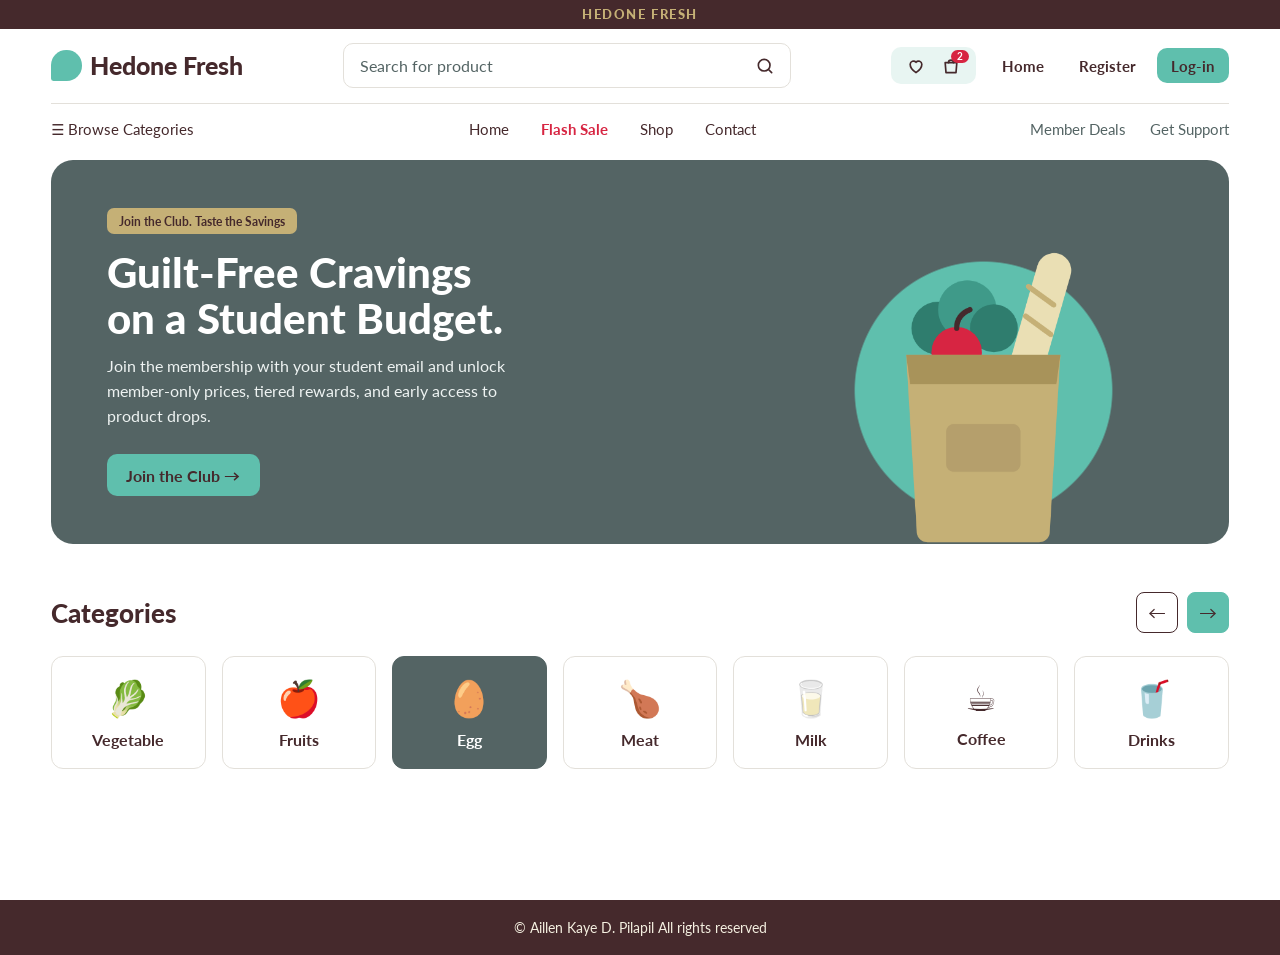
<file: hedone/index.html>
<!DOCTYPE html>
<html lang="en">
<head>
<meta charset="utf-8">
<meta name="viewport" content="width=device-width, initial-scale=1">
<title>Hedone Fresh – Student Grocery Membership</title>
<link rel="stylesheet" href="https://fonts.googleapis.com/css2?family=Lato:wght@400;700;900&display=swap">
<link rel="stylesheet" href="css/style.css">
</head>
<body>
<div class="page">

  <div class="topwrap">
<div class="sitename">Hedone Fresh</div>
<header class="top">
    <a href="#" class="logo"><i></i>Hedone Fresh</a>
    <form class="search" role="search" onsubmit="return false">
      <input type="search" placeholder="Search for product" aria-label="Search for product">
      <svg width="20" height="20" viewBox="0 0 24 24" fill="none" stroke="#45292c" stroke-width="2" stroke-linecap="round" aria-hidden="true"><circle cx="11" cy="11" r="7"/><path d="M20 20l-3.5-3.5"/></svg>
    </form>
    <div class="actions">
      <div class="icons">
        <span title="Wishlist"><svg width="20" height="20" viewBox="0 0 24 24" fill="none" stroke="#45292c" stroke-width="2" stroke-linejoin="round" aria-hidden="true"><path d="M12 20s-7-4.4-7-10a4 4 0 0 1 7-2.5A4 4 0 0 1 19 10c0 5.6-7 10-7 10z"/></svg></span>
        <span title="Cart"><svg width="20" height="20" viewBox="0 0 24 24" fill="none" stroke="#45292c" stroke-width="2" stroke-linejoin="round" stroke-linecap="round" aria-hidden="true"><path d="M5 8h14l-1 12H6z"/><path d="M9 8a3 3 0 0 1 6 0"/></svg><b class="dot">2</b></span>
      </div>
      <nav class="hlinks" id="hdrlinks" aria-label="Account"></nav>
    </div>
  </header>
</div>

  <nav>
    <a href="#">☰ Browse Categories</a>
    <div class="mid">
      <a href="#" data-act="home">Home</a>
      <a href="#" class="sale">Flash Sale</a>
      <a href="#">Shop</a>
      <a href="#">Contact</a>
    </div>
    <div class="side"><a href="#">Member Deals</a><a href="#">Get Support</a></div>
  </nav>

  <p id="welcome" class="welcome" hidden>Welcome, <b></b>! You are logged in. <a id="dashlink" href="dashboard.html" hidden>Open the dashboard</a></p>
  <section class="hero">
    <div class="text">
      <span class="badge">Join the Club. Taste the Savings</span>
      <h1>Guilt-Free Cravings<br>on a Student Budget.</h1>
      <p>Join the membership with your student email and unlock member-only prices, tiered rewards, and early access to product drops.</p>
      <a href="#" class="btn" data-act="register">Join the Club →</a>
    </div>
    <div class="hero-image">
      <img src="images/hero.png" alt="Student shopping bag filled with fresh groceries">
    </div>
  </section>

  <section>
    <div class="head">
      <h2>Categories</h2>
      <div class="arrows"><button aria-label="Previous">←</button><button class="on" aria-label="Next">→</button></div>
    </div>
    <div class="cats" id="cats">
      <button class="cat"><span>🥬</span>Vegetable</button>
      <button class="cat"><span>🍎</span>Fruits</button>
      <button class="cat active"><span>🥚</span>Egg</button>
      <button class="cat"><span>🍗</span>Meat</button>
      <button class="cat"><span>🥛</span>Milk</button>
      <button class="cat"><span>☕</span>Coffee</button>
      <button class="cat"><span>🥤</span>Drinks</button>
    </div>
  </section>

</div>
<footer class="foot">© Aillen Kaye D. Pilapil All rights reserved</footer>
<div id="backdrop" hidden></div>

<section class="popup" id="p-login" role="dialog" aria-modal="true" aria-labelledby="t-login" hidden>
  <h2 id="t-login">Log in</h2>
  <form id="login" novalidate></form>
</section>

<section class="popup wide" id="p-register" role="dialog" aria-modal="true" aria-labelledby="t-register" hidden>
  <h2 id="t-register">Register</h2>
  <form id="reg" novalidate></form>
</section>

<section class="popup" id="p-otp" role="dialog" aria-modal="true" aria-labelledby="t-otp" hidden>
  <h2 id="t-otp">Verify your email</h2>
  <form id="otp" novalidate></form>
</section>

<section class="popup" id="p-forgot" role="dialog" aria-modal="true" aria-labelledby="t-forgot" hidden>
  <h2 id="t-forgot">Forgot Password</h2>
  <form id="fp1" novalidate></form>
  <form id="fp2" novalidate hidden></form>
</section>

<section class="popup" id="p-change" role="dialog" aria-modal="true" aria-labelledby="t-change" hidden>
  <h2 id="t-change">Change Password</h2>
  <form id="change" novalidate></form>
</section>

<script src="js/common.js"></script>
<script src="js/app.js"></script>
</body>
</html>
</file>
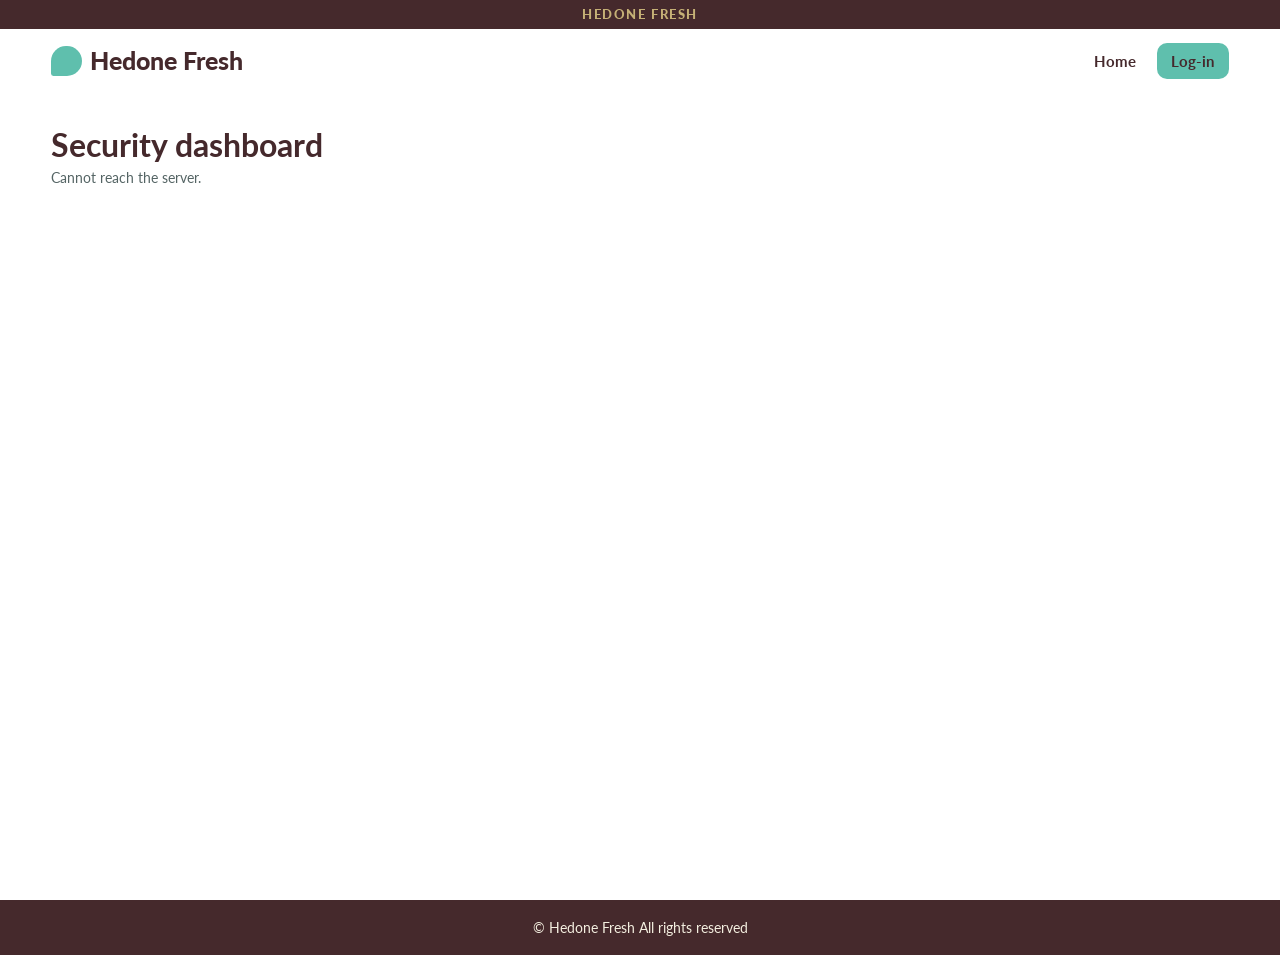
<file: hedone/dashboard.html>
<!DOCTYPE html>
<html lang="en">
<head>
<meta charset="utf-8">
<meta name="viewport" content="width=device-width, initial-scale=1">
<title>Security Dashboard – Hedone Fresh</title>
<link rel="stylesheet" href="https://fonts.googleapis.com/css2?family=Lato:wght@400;700;900&display=swap">
<link rel="stylesheet" href="css/style.css">
</head>
<body>
<div class="page">
  <div class="topwrap">
    <div class="sitename">Hedone Fresh</div>
    <header class="top">
      <a href="index.html" class="logo"><i></i>Hedone Fresh</a>
      <span class="spacer"></span>
      <nav class="hlinks" id="hdrlinks" aria-label="Account"></nav>
    </header>
  </div>

  <main class="dash">
    <h1>Security dashboard</h1>
    <p id="dash-msg" class="hint">Loading…</p>

    <div id="dash" hidden>
      <section class="cards" id="cards" aria-label="Summary"></section>

      <h2>Failed log-ins per hour (last 24 hours)</h2>
      <div class="bars" id="bars" role="img" aria-label="Bar chart of failed log-ins per hour"></div>

      <div class="two">
        <section>
          <h2>Top 5 IP addresses (failed log-ins)</h2>
          <div class="scroll"><table class="tbl" id="ips"></table></div>
        </section>
        <section>
          <h2>Flags from the monitoring script</h2>
          <div class="scroll"><table class="tbl" id="flags"></table></div>
        </section>
      </div>

      <h2>Recent events</h2>
      <form id="filters" class="filters">
        <label>From <input type="date" id="f-from"></label>
        <label>To <input type="date" id="f-to"></label>
        <label>Event <select id="f-type"><option value="">All</option></select></label>
        <label>Username <input type="text" id="f-user" maxlength="50"></label>
        <label>IP address <input type="text" id="f-ip" maxlength="45"></label>
        <button type="submit" class="btn">Apply</button>
      </form>
      <div class="scroll"><table class="tbl" id="events"></table></div>
      <p class="hint" id="refreshed"></p>
    </div>
  </main>
</div>
<footer class="foot">© Hedone Fresh All rights reserved</footer>
<script src="js/common.js"></script>
<script src="js/dashboard.js"></script>
</body>
</html>
</file>
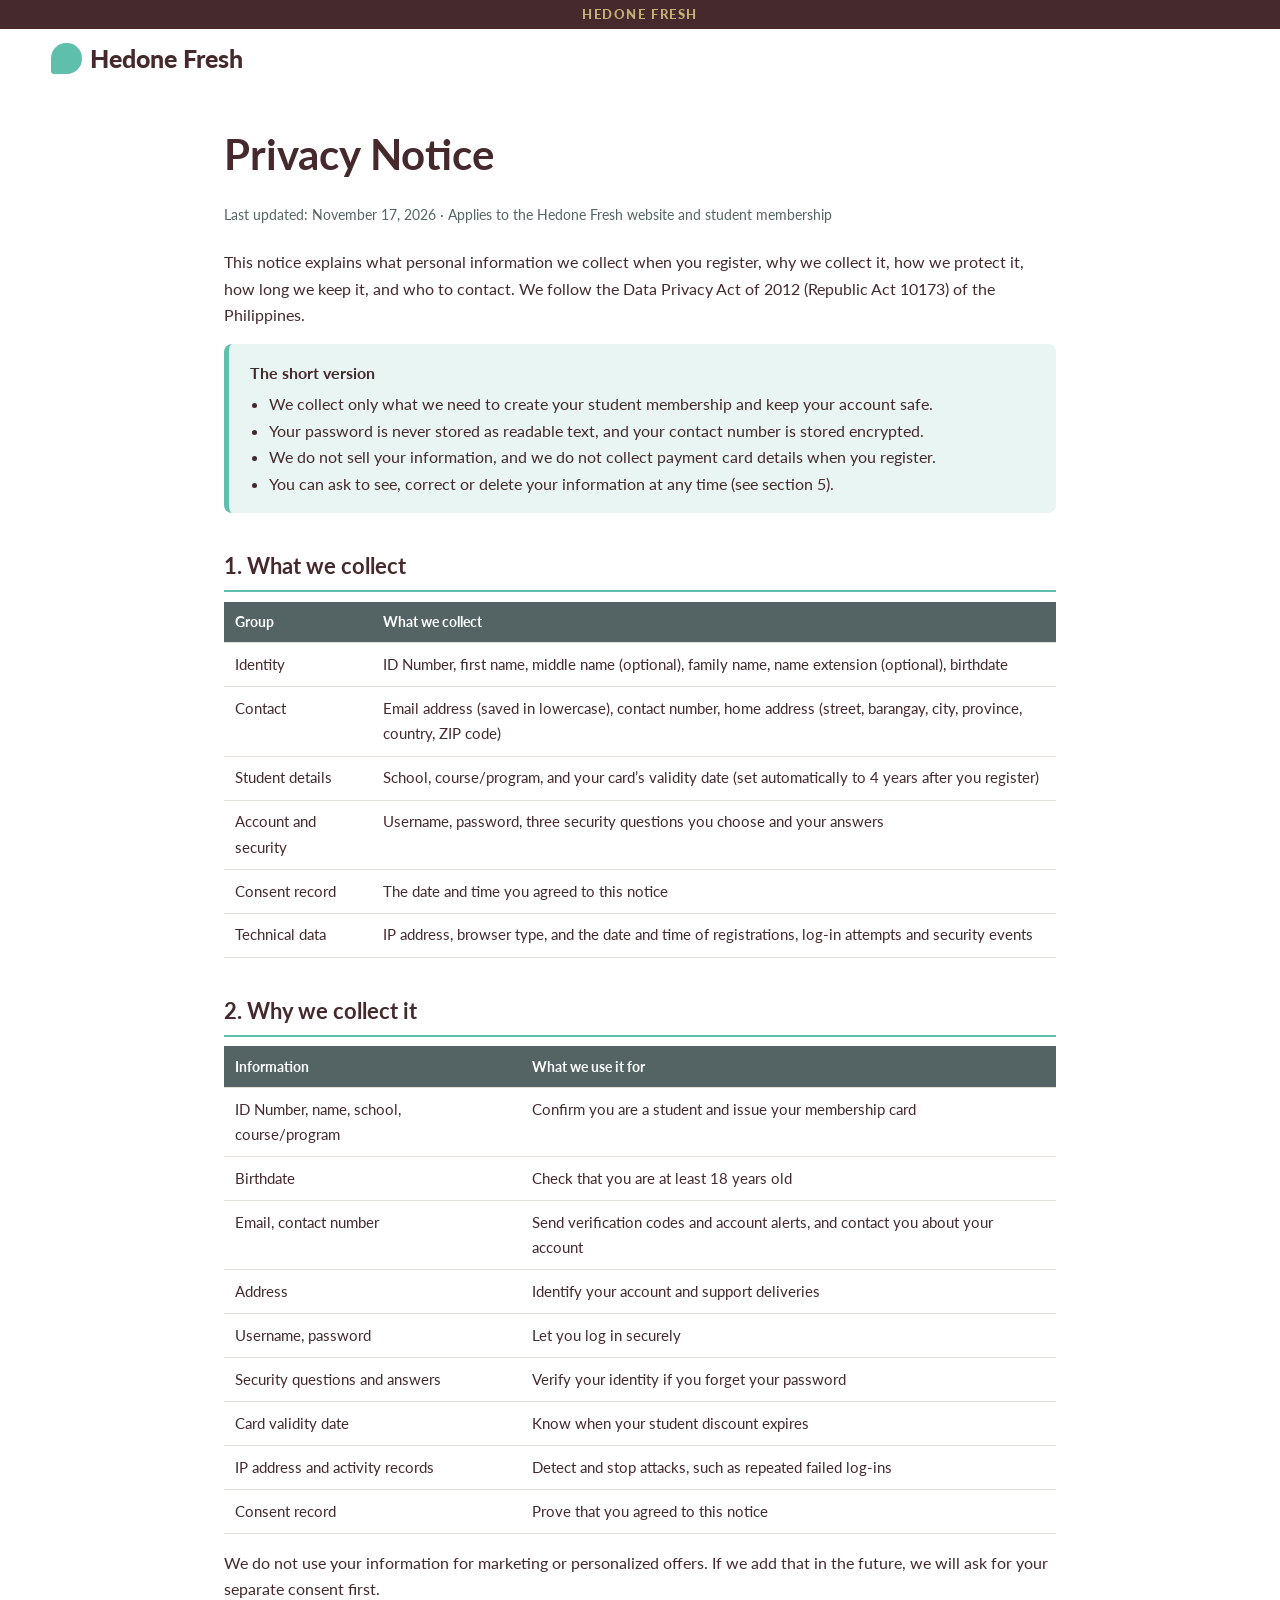
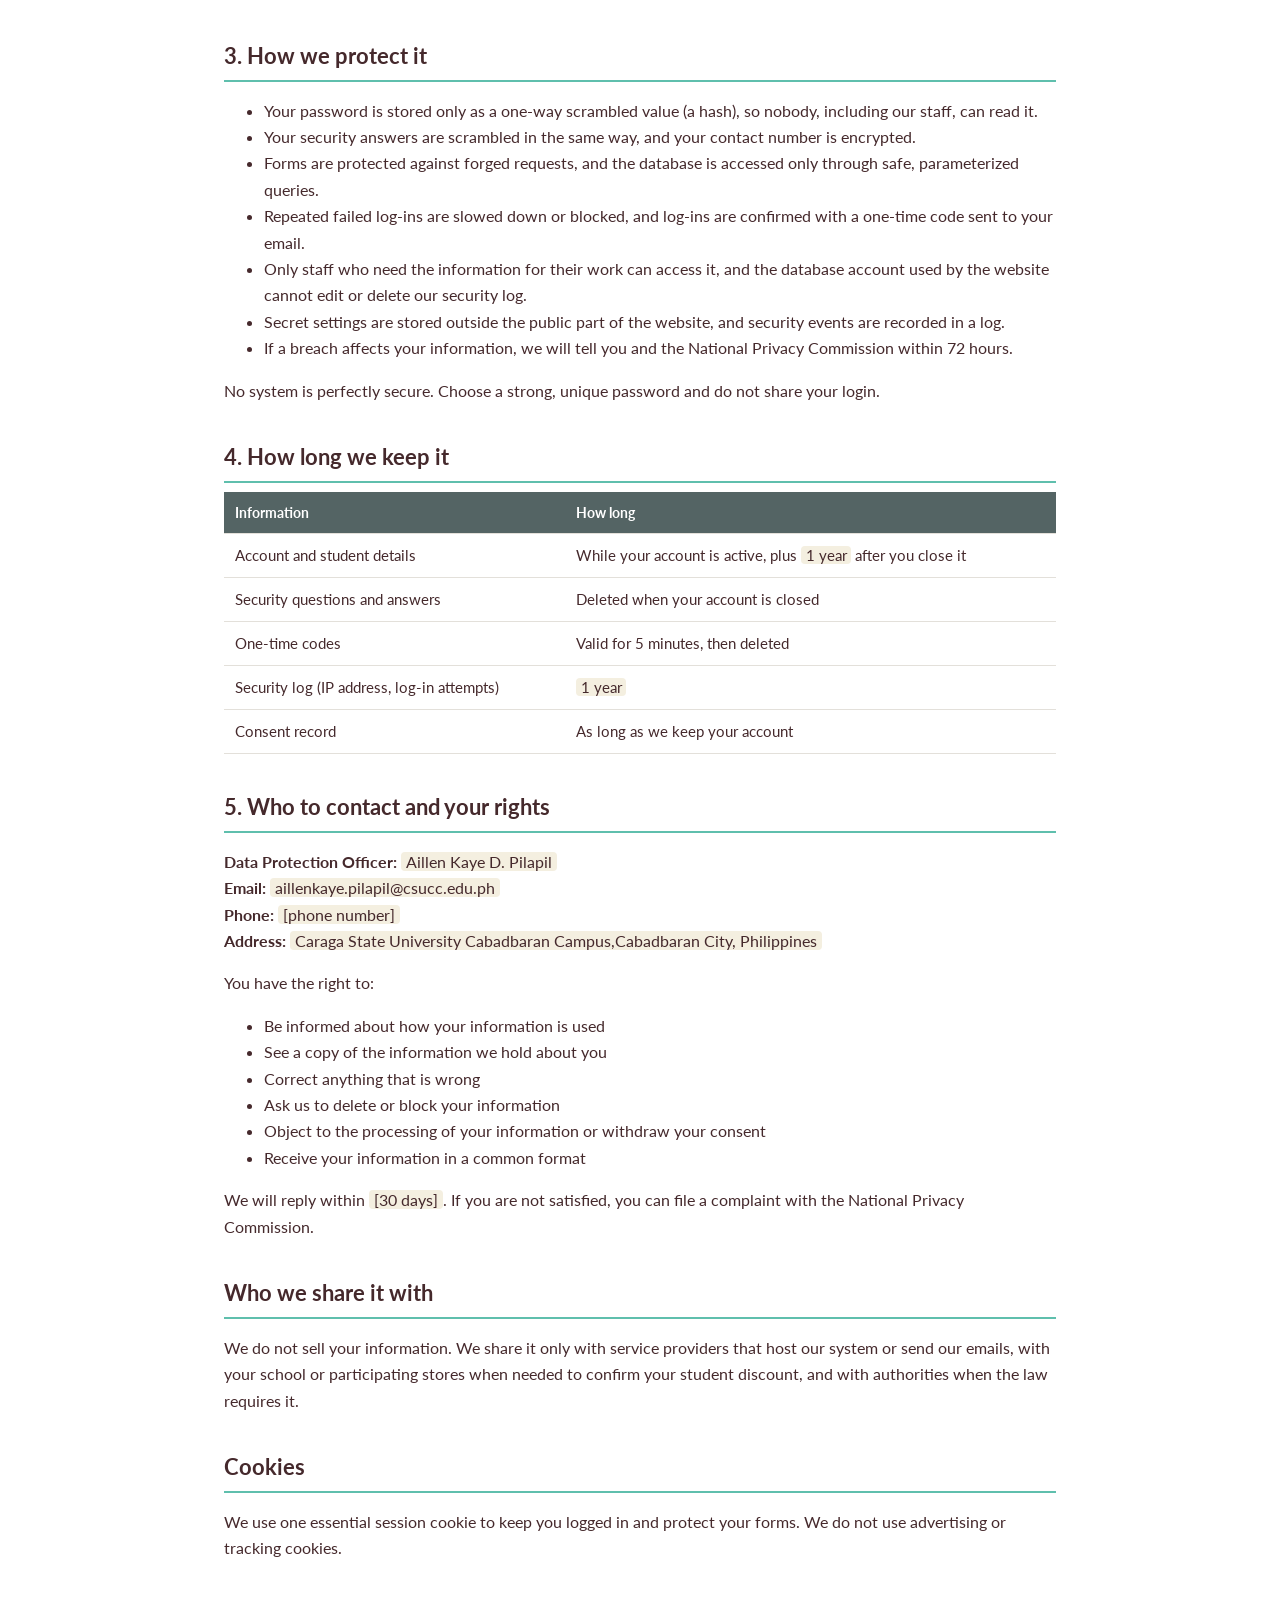
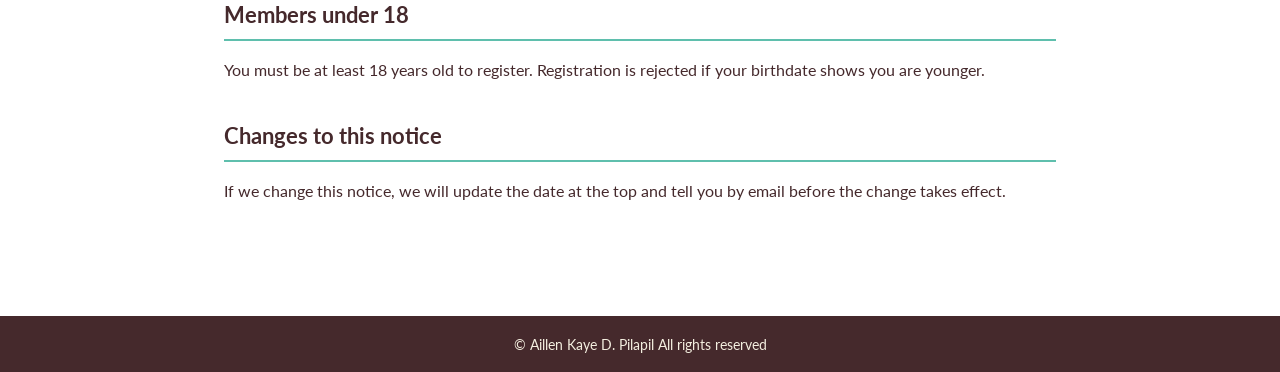
<file: hedone/privacy-notice.html>
<!DOCTYPE html>
<html lang="en">
<head>
<meta charset="utf-8">
<meta name="viewport" content="width=device-width, initial-scale=1">
<title>Privacy Notice – Hedone Fresh</title>
<link rel="stylesheet" href="https://fonts.googleapis.com/css2?family=Lato:wght@400;700;900&display=swap">
<link rel="stylesheet" href="css/style.css">
</head>
<body>
<div class="page">
  <div class="topwrap">
    <div class="sitename">Hedone Fresh</div>
    <header class="top">
      <a href="index.html" class="logo"><i></i>Hedone Fresh</a>
    </header>
  </div>

  <main class="notice">
    <h1>Privacy Notice</h1>
    <p class="meta">Last updated: November 17, 2026 · Applies to the Hedone Fresh website and student membership</p>
    <p>This notice explains what personal information we collect when you register, why we collect it, how we protect it, how long we keep it, and who to contact. We follow the Data Privacy Act of 2012 (Republic Act 10173) of the Philippines.</p>

    <div class="short">
      <strong>The short version</strong>
      <ul>
        <li>We collect only what we need to create your student membership and keep your account safe.</li>
        <li>Your password is never stored as readable text, and your contact number is stored encrypted.</li>
        <li>We do not sell your information, and we do not collect payment card details when you register.</li>
        <li>You can ask to see, correct or delete your information at any time (see section 5).</li>
      </ul>
    </div>

    <h2>1. What we collect</h2>
    <div class="scroll"><table class="tbl">
      <thead><tr><th>Group</th><th>What we collect</th></tr></thead>
      <tbody>
        <tr><td>Identity</td><td>ID Number, first name, middle name (optional), family name, name extension (optional), birthdate</td></tr>
        <tr><td>Contact</td><td>Email address (saved in lowercase), contact number, home address (street, barangay, city, province, country, ZIP code)</td></tr>
        <tr><td>Student details</td><td>School, course/program, and your card’s validity date (set automatically to 4 years after you register)</td></tr>
        <tr><td>Account and security</td><td>Username, password, three security questions you choose and your answers</td></tr>
        <tr><td>Consent record</td><td>The date and time you agreed to this notice</td></tr>
        <tr><td>Technical data</td><td>IP address, browser type, and the date and time of registrations, log-in attempts and security events</td></tr>
      </tbody>
    </table></div>

    <h2>2. Why we collect it</h2>
    <div class="scroll"><table class="tbl">
      <thead><tr><th>Information</th><th>What we use it for</th></tr></thead>
      <tbody>
        <tr><td>ID Number, name, school, course/program</td><td>Confirm you are a student and issue your membership card</td></tr>
        <tr><td>Birthdate</td><td>Check that you are at least 18 years old</td></tr>
        <tr><td>Email, contact number</td><td>Send verification codes and account alerts, and contact you about your account</td></tr>
        <tr><td>Address</td><td>Identify your account and support deliveries</td></tr>
        <tr><td>Username, password</td><td>Let you log in securely</td></tr>
        <tr><td>Security questions and answers</td><td>Verify your identity if you forget your password</td></tr>
        <tr><td>Card validity date</td><td>Know when your student discount expires</td></tr>
        <tr><td>IP address and activity records</td><td>Detect and stop attacks, such as repeated failed log-ins</td></tr>
        <tr><td>Consent record</td><td>Prove that you agreed to this notice</td></tr>
      </tbody>
    </table></div>
    <p>We do not use your information for marketing or personalized offers. If we add that in the future, we will ask for your separate consent first.</p>

    <h2>3. How we protect it</h2>
    <ul>
      <li>Your password is stored only as a one-way scrambled value (a hash), so nobody, including our staff, can read it.</li>
      <li>Your security answers are scrambled in the same way, and your contact number is encrypted.</li>
      <li>Forms are protected against forged requests, and the database is accessed only through safe, parameterized queries.</li>
      <li>Repeated failed log-ins are slowed down or blocked, and log-ins are confirmed with a one-time code sent to your email.</li>
      <li>Only staff who need the information for their work can access it, and the database account used by the website cannot edit or delete our security log.</li>
      <li>Secret settings are stored outside the public part of the website, and security events are recorded in a log.</li>
      <li>If a breach affects your information, we will tell you and the National Privacy Commission within 72 hours.</li>
    </ul>
    <p>No system is perfectly secure. Choose a strong, unique password and do not share your login.</p>

    <h2>4. How long we keep it</h2>
    <div class="scroll"><table class="tbl">
      <thead><tr><th>Information</th><th>How long</th></tr></thead>
      <tbody>
        <tr><td>Account and student details</td><td>While your account is active, plus <span class="ph">1 year</span> after you close it</td></tr>
        <tr><td>Security questions and answers</td><td>Deleted when your account is closed</td></tr>
        <tr><td>One-time codes</td><td>Valid for 5 minutes, then deleted</td></tr>
        <tr><td>Security log (IP address, log-in attempts)</td><td><span class="ph">1 year</span></td></tr>
        <tr><td>Consent record</td><td>As long as we keep your account</td></tr>
      </tbody>
    </table></div>

    <h2>5. Who to contact and your rights</h2>
    <p><strong>Data Protection Officer:</strong> <span class="ph">Aillen Kaye D. Pilapil</span><br>
    <strong>Email:</strong> <span class="ph">aillenkaye.pilapil@csucc.edu.ph</span><br>
    <strong>Phone:</strong> <span class="ph">[phone number]</span><br>
    <strong>Address:</strong> <span class="ph">Caraga State University Cabadbaran Campus,Cabadbaran City, Philippines</span></p>
    <p>You have the right to:</p>
    <ul>
      <li>Be informed about how your information is used</li>
      <li>See a copy of the information we hold about you</li>
      <li>Correct anything that is wrong</li>
      <li>Ask us to delete or block your information</li>
      <li>Object to the processing of your information or withdraw your consent</li>
      <li>Receive your information in a common format</li>
    </ul>
    <p>We will reply within <span class="ph">[30 days]</span>. If you are not satisfied, you can file a complaint with the <a href="https://privacy.gov.ph" target="_blank" rel="noopener">National Privacy Commission</a>.</p>

    <h2>Who we share it with</h2>
    <p>We do not sell your information. We share it only with service providers that host our system or send our emails, with your school or participating stores when needed to confirm your student discount, and with authorities when the law requires it.</p>

    <h2>Cookies</h2>
    <p>We use one essential session cookie to keep you logged in and protect your forms. We do not use advertising or tracking cookies.</p>

    <h2>Members under 18</h2>
    <p>You must be at least 18 years old to register. Registration is rejected if your birthdate shows you are younger.</p>

    <h2>Changes to this notice</h2>
    <p>If we change this notice, we will update the date at the top and tell you by email before the change takes effect.</p>
  </main>
</div>
<footer class="foot">© Aillen Kaye D. Pilapil All rights reserved</footer>
</body>
</html>
</file>
<file: hedone/css/style.css>
/* Hedone Fresh – main stylesheet
   Colors are defined once in :root; change them there. */

:root {
  --pad: clamp(1rem,4vw,4rem);
  --mint: #5fbfad;
  --slate: #546464;
  --gold: #c5b076;
  --brown: #45292c;
  --crimson: #d72542;
  --paper: #ffffff;
  --line: #e3e0da;
  --mint-soft: #e8f5f2;
  --gold-soft: #f4efe0;
}

* {
  box-sizing: border-box;
}

body {
  margin: 0;
  font-family: Lato,system-ui,-apple-system,"Segoe UI",sans-serif;
  color: var(--brown);
  background: linear-gradient(160deg,var(--mint) 0%,var(--slate) 100%) fixed;
  min-height: 100vh;
  padding-top: 0;
  overflow-x: hidden;
}

.page {
  width: 100%;
  max-width: 100rem;
  margin: 0 auto;
  background: var(--paper);
  min-height: 100vh;
  padding: 0 var(--pad) 3rem;
}

a {
  color: inherit;
  text-decoration: none;
}

a:focus-visible,
button:focus-visible,
input:focus-visible {
  outline: 3px solid var(--crimson);
  outline-offset: 2px;
}

/* ==========================================================
   TOP BAR
   ========================================================== */

.top {
  display: flex;
  align-items: center;
  gap: 1.5rem;
  padding: .9rem 0;
}

.logo {
  font-weight: 900;
  font-size: 1.55rem;
  color: var(--brown);
  display: flex;
  align-items: center;
  gap: .5rem;
  white-space: nowrap;
}

.logo i {
  width: 1.9rem;
  height: 1.9rem;
  border-radius: 50% 50% 50% 8%;
  background: var(--mint);
  display: inline-block;
}

.search {
  flex: 1;
  position: relative;
  max-width: 28rem;
  margin: 0 auto;
}

.search input {
  width: 100%;
  padding: .75rem 3rem .75rem 1rem;
  border: 1.5px solid var(--line);
  border-radius: 10px;
  font: inherit;
  color: var(--brown);
}

.search input::placeholder {
  color: var(--slate);
}

.search svg {
  position: absolute;
  right: 1rem;
  top: 50%;
  transform: translateY(-50%);
}

.actions {
  display: flex;
  gap: .75rem;
  align-items: center;
}

.icons {
  display: flex;
  gap: .9rem;
  background: var(--mint-soft);
  padding: .55rem .95rem;
  border-radius: 10px;
}

.icons span {
  position: relative;
  display: inline-flex;
}

.dot {
  position: absolute;
  top: -6px;
  right: -8px;
  background: var(--crimson);
  color: #fff;
  font-size: .65rem;
  font-weight: 700;
  border-radius: 99px;
  padding: 0 .35rem;
  line-height: 1.3;
}

.btn {
  background: var(--mint);
  color: var(--brown);
  border: 0;
  border-radius: 10px;
  padding: .7rem 1.2rem;
  font: inherit;
  font-weight: 700;
  cursor: pointer;
  display: inline-flex;
  gap: .45rem;
  align-items: center;
  white-space: nowrap;
}

.btn:hover {
  filter: brightness(.94);
}

/* ==========================================================
   NAV
   ========================================================== */

nav {
  display: flex;
  justify-content: space-between;
  align-items: center;
  border-top: 1px solid var(--line);
  padding: 1rem 0 1.4rem;
  font-size: .92rem;
  gap: 1rem;
  flex-wrap: wrap;
}

nav .mid {
  display: flex;
  gap: 2rem;
}

nav a:hover {
  color: var(--slate);
  text-decoration: underline;
}

.sale {
  color: var(--crimson);
  font-weight: 700;
}

nav .side {
  display: flex;
  gap: 1.5rem;
  color: var(--slate);
}

/* ==========================================================
   HERO
   ========================================================== */

.hero {
  background: var(--slate);
  border-radius: 22px;
  color: #fff;
  display: grid;
  grid-template-columns: 1.4fr 1fr;
  align-items: center;
  overflow: hidden;
  min-height: 20rem;
}

.hero .text {
  padding: 3rem 2rem 3rem 3.5rem;
}

.badge {
  display: inline-block;
  background: var(--gold);
  color: var(--brown);
  font-size: .78rem;
  font-weight: 700;
  padding: .35rem .75rem;
  border-radius: 7px;
}

.hero h1 {
  font-size: clamp(1.9rem,4vw,2.6rem);
  line-height: 1.1;
  margin: 1rem 0 .8rem;
  font-weight: 900;
}

.hero p {
  margin: 0 0 1.6rem;
  max-width: 26rem;
  line-height: 1.55;
  color: #eef3f2;
}

.hero-image {
  position: relative;
  align-self: stretch;
  min-height: 20rem;
  /* the mint circle behind your picture; change 38% to make it bigger or smaller */
  background: radial-gradient(circle at 50% 60%, var(--mint) 0 38%, transparent 38.5%);
}

/* The picture sits ON TOP of the circle and never changes the size of the banner */
.hero-image img {
  position: absolute;
  bottom: 0;
  left: 50%;
  transform: translateX(-50%);
  height: 90%;
  width: auto;
  max-width: 90%;
  object-fit: contain;
}

/* ==========================================================
   CATEGORIES
   ========================================================== */

.head {
  display: flex;
  justify-content: space-between;
  align-items: center;
  margin: 3rem 0 1.4rem;
}

.head h2 {
  margin: 0;
  font-size: 1.6rem;
  font-weight: 900;
}

.arrows {
  display: flex;
  gap: .6rem;
}

.arrows button {
  font-family: inherit;
  width: 2.6rem;
  height: 2.6rem;
  border-radius: 8px;
  border: 1.5px solid var(--brown);
  background: #fff;
  color: var(--brown);
  font-size: 1.1rem;
  cursor: pointer;
}

.arrows button.on {
  background: var(--mint);
  border-color: var(--mint);
}

.cats {
  display: grid;
  grid-template-columns: repeat(7,1fr);
  gap: 1rem;
  overflow-x: auto;
  padding-bottom: .25rem;
}

.cat {
  font: inherit;
  font-weight: 700;
  color: var(--brown);
  border: 1.5px solid var(--line);
  border-radius: 12px;
  padding: 1.2rem .4rem;
  text-align: center;
  font-weight: 700;
  background: #fff;
  cursor: pointer;
  min-width: 6rem;
  transition: .15s;
}

.cat span {
  display: block;
  font-size: 2.2rem;
  margin-bottom: .6rem;
}

.cat:hover {
  border-color: var(--mint);
}

.cat.active {
  background: var(--slate);
  border-color: var(--slate);
  color: #fff;
}

.cat.active:hover {
  border-color: var(--slate);
}

/* ==========================================================
   SITE NAME, HEADER LINKS, FOOTER
   ========================================================== */

.topwrap {
  position: sticky;
  top: 0;
  z-index: 20;
  background: #fff;
  margin: 0 calc(var(--pad)*-1);
  padding: 0 var(--pad);
}

.sitename {
  background: var(--brown);
  color: var(--gold);
  text-align: center;
  font-weight: 900;
  letter-spacing: .12em;
  text-transform: uppercase;
  font-size: .8rem;
  padding: .4rem;
  margin: 0 calc(var(--pad)*-1);
}

.hlinks {
  display: flex;
  gap: .4rem;
  align-items: center;
  border-top: 0;
  padding: 0;
  flex-wrap: nowrap;
}

.hlinks a {
  font-weight: 700;
  padding: .55rem .9rem;
  border-radius: 10px;
}

.hlinks a:hover {
  background: var(--mint-soft);
}

.hlinks a:last-child {
  background: var(--mint);
}

.welcome {
  background: var(--gold-soft);
  border-left: 5px solid var(--gold);
  padding: .8rem 1rem;
  border-radius: 8px;
  margin: 0 0 1rem;
}

.foot {
  max-width: 100rem;
  margin: 0 auto;
  background: var(--brown);
  color: var(--gold-soft);
  text-align: center;
  padding: 1.2rem;
  font-size: .9rem;
}

/* ==========================================================
   POP-UP FORMS
   ========================================================== */

#backdrop {
  position: fixed;
  inset: 0;
  background: rgba(69,41,44,.55);
  z-index: 10;
}

.popup {
  position: fixed;
  left: 50%;
  transform: translateX(-50%);
  z-index: 15;
  background: #fff;
  border-radius: 16px;
  width: min(26rem,94vw);
  max-height: calc(100vh - 9rem);
  overflow-y: auto;
  padding: 1.5rem 1.6rem;
  box-shadow: 0 20px 50px rgba(0,0,0,.3);
}

.popup.wide {
  width: min(46rem,94vw);
}

.popup h2 {
  margin: 0 0 1rem;
  font-weight: 900;
}

.popup h3 {
  margin: 1.2rem 0 .4rem;
  font-size: 1rem;
  color: var(--slate);
  border-bottom: 1px solid var(--line);
  padding-bottom: .3rem;
}

.grid {
  display: grid;
  grid-template-columns: repeat(2,1fr);
  gap: 0 1rem;
}

.grid .full {
  grid-column: 1/-1;
}

.field {
  margin-bottom: .7rem;
}

.field label {
  display: block;
  font-weight: 700;
  font-size: .9rem;
  margin-bottom: .2rem;
}

.field small {
  font-weight: 400;
  color: var(--slate);
}

.field input,
.field select {
  width: 100%;
  padding: .6rem .7rem;
  border: 1.5px solid var(--line);
  border-radius: 8px;
  font: inherit;
  color: var(--brown);
  background: #fff;
}

.field input[aria-invalid="true"],
.field select[aria-invalid="true"] {
  border-color: var(--crimson);
}

.row3 {
  display: grid;
  grid-template-columns: 1.5fr 1fr 1fr 1fr;
  gap: .5rem;
  align-items: start;
}

.err {
  margin: .2rem 0 0;
  font-size: .82rem;
  min-height: 1.1em;
  color: var(--crimson);
}

.err.ok {
  color: #2f7d6e;
}

.meter {
  height: 6px;
  background: var(--line);
  border-radius: 9px;
  margin-top: .4rem;
  overflow: hidden;
}

.meter i {
  display: block;
  height: 100%;
  width: 0;
  transition: .2s;
}

.check {
  display: flex;
  gap: .5rem;
  align-items: flex-start;
  font-size: .92rem;
}

.check input {
  width: auto;
  margin-top: .25rem;
}

.captcha {
  display: flex;
  align-items: center;
  gap: .7rem;
  border: 1.5px solid var(--line);
  border-radius: 8px;
  padding: .6rem .8rem;
  cursor: pointer;
  background: #fafafa;
  font: inherit;
  width: 100%;
  color: var(--brown);
}

.captcha b {
  width: 1.5rem;
  height: 1.5rem;
  border: 2px solid var(--slate);
  border-radius: 5px;
  display: grid;
  place-items: center;
  color: #fff;
}

.captcha.done b {
  background: #2f9e5b;
  border-color: #2f9e5b;
}

.submit {
  width: 100%;
  justify-content: center;
  margin-top: .8rem;
  padding: .85rem;
}

.submit:disabled {
  opacity: .5;
  cursor: not-allowed;
}

.xbtn {
  position: absolute;
  right: .9rem;
  top: .7rem;
  background: none;
  border: 0;
  font-size: 1.5rem;
  color: var(--slate);
  cursor: pointer;
  padding: 0;
  width: auto;
  height: auto;
}

/* ==========================================================
   REQUIRED / OPTIONAL MARKERS, HONEYPOT
   ========================================================== */

.req {
  color: var(--crimson);
  font-weight: 900;
}

.opt {
  color: var(--crimson);
  font-weight: 400;
  font-size: .8rem;
  margin-left: .25rem;
}

.hp {
  position: absolute;
  left: -9999px;
  width: 1px;
  height: 1px;
  overflow: hidden;
}

/* ==========================================================
   LABELS, PASSWORD EYE, HINTS, CARD VALIDITY
   ========================================================== */

.field label.sub {
  font-size: .8rem;
  color: var(--slate);
  margin-bottom: .15rem;
}

.pwwrap {
  position: relative;
}

.pwwrap input {
  padding-right: 4.6rem;
}

.eye {
  position: absolute;
  right: .35rem;
  top: 50%;
  transform: translateY(-50%);
  background: var(--mint-soft);
  color: var(--brown);
  border: 0;
  border-radius: 6px;
  padding: .3rem .6rem;
  font: inherit;
  font-size: .82rem;
  font-weight: 700;
  cursor: pointer;
}

.hint {
  margin: .2rem 0 .7rem;
  color: var(--slate);
  font-size: .9rem;
}

.validity {
  margin: .1rem 0 .8rem;
  padding: .55rem .8rem;
  background: var(--gold-soft);
  border-left: 4px solid var(--gold);
  border-radius: 6px;
  font-size: .9rem;
}

/* ==========================================================
   PRIVACY NOTICE PAGE
   ========================================================== */

.top .spacer {
  flex: 1;
}

.notice {
  max-width: 52rem;
  margin: 0 auto;
  padding: 2rem 0 3rem;
  line-height: 1.65;
}

.notice h1 {
  font-size: clamp(1.9rem,5vw,2.6rem);
  margin: 0 0 .4rem;
}

.notice h2 {
  margin: 2.2rem 0 .6rem;
  font-size: 1.4rem;
  border-bottom: 2px solid var(--mint);
  padding-bottom: .3rem;
}

.notice .meta {
  color: var(--slate);
  font-size: .9rem;
  margin-bottom: 1.4rem;
}

.notice .short {
  background: var(--mint-soft);
  border-left: 5px solid var(--mint);
  border-radius: 8px;
  padding: 1rem 1.3rem;
  margin: 1rem 0;
}

.notice .short ul {
  margin: .3rem 0 0;
  padding-left: 1.2rem;
}

.scroll {
  overflow-x: auto;
  margin: .6rem 0 1rem;
}

.tbl {
  border-collapse: collapse;
  width: 100%;
  min-width: 34rem;
  font-size: .96rem;
}

.tbl th,
.tbl td {
  text-align: left;
  padding: .55rem .7rem;
  border-bottom: 1px solid var(--line);
  vertical-align: top;
}

.tbl th {
  background: var(--slate);
  color: #fff;
  font-size: .88rem;
}

.notice .ph {
  background: var(--gold-soft);
  padding: 0 .3rem;
  border-radius: 4px;
}

/* ==========================================================
   TOAST NOTIFICATIONS (registration and log-in success)
   ========================================================== */

#toasts {
  position: fixed;
  top: 7rem;
  right: 1rem;
  z-index: 30;
  display: flex;
  flex-direction: column;
  gap: .6rem;
  width: min(22rem, calc(100vw - 2rem));
}

.toast {
  display: flex;
  align-items: flex-start;
  gap: .75rem;
  background: #fff;
  border-left: 5px solid #2f9e5b;
  border-radius: 10px;
  padding: .85rem 1rem;
  box-shadow: 0 10px 30px rgba(0,0,0,.25);
  animation: toast-in .3s ease-out;
}

.toast.leaving {
  opacity: 0;
  transform: translateX(1.5rem);
  transition: opacity .3s, transform .3s;
}

.toast-icon {
  flex: none;
  display: grid;
  place-items: center;
  width: 1.6rem;
  height: 1.6rem;
  border-radius: 50%;
  background: #2f9e5b;
  color: #fff;
  font-weight: 900;
}

.toast-text {
  flex: 1;
  display: flex;
  flex-direction: column;
  gap: .15rem;
  font-size: .9rem;
}

.toast-text strong {
  font-size: 1rem;
}

.toast-text span {
  color: var(--slate);
}

.toast-close {
  flex: none;
  background: none;
  border: 0;
  font-size: 1.3rem;
  line-height: 1;
  color: var(--slate);
  cursor: pointer;
}

@keyframes toast-in {
  from { opacity: 0; transform: translateX(1.5rem); }
  to   { opacity: 1; transform: none; }
}

@media (prefers-reduced-motion: reduce) {
  .toast { animation: none; }
  .toast.leaving { transition: none; }
}

/* ==========================================================
   TOAST VARIANTS, CAPTCHA PICTURE, OTP AND LINKS
   ========================================================== */

.toast.warn {
  border-left-color: var(--gold);
}

.toast.warn .toast-icon {
  background: var(--gold);
  color: var(--brown);
}

.toast.info {
  border-left-color: var(--slate);
}

.toast.info .toast-icon {
  background: var(--slate);
}

.toast-action {
  align-self: flex-start;
  margin-top: .4rem;
  padding: .35rem .8rem;
  border: 0;
  border-radius: 8px;
  background: var(--mint);
  color: var(--brown);
  font: inherit;
  font-size: .85rem;
  font-weight: 700;
  cursor: pointer;
}

.cap-row {
  display: flex;
  align-items: center;
  gap: .6rem;
  margin-bottom: .4rem;
}

.cap-img {
  max-width: 100%;
  height: auto;
  border: 1.5px solid var(--line);
  border-radius: 8px;
  background: var(--gold-soft);
}

.cap-refresh {
  width: 2.4rem;
  height: 2.4rem;
  border: 1.5px solid var(--line);
  border-radius: 8px;
  background: #fff;
  color: var(--brown);
  font-size: 1.2rem;
  cursor: pointer;
}

.alt {
  margin: .8rem 0 0;
  font-size: .92rem;
}

.alt a,
.check a {
  color: var(--slate);
  font-weight: 700;
  text-decoration: underline;
}

.alt a.disabled {
  color: #aaa;
  pointer-events: none;
  text-decoration: none;
}

.link-btn {
  padding: 0;
  border: 0;
  background: none;
  color: var(--slate);
  font: inherit;
  font-weight: 700;
  text-decoration: underline;
  cursor: pointer;
}

.link-btn:disabled {
  color: #aaa;
  text-decoration: none;
  cursor: not-allowed;
}

.radio {
  display: flex;
  align-items: flex-start;
  gap: .5rem;
  margin-bottom: .5rem;
  font-weight: 700;
  font-size: .92rem;
}

.field input[hidden] {
  display: none;
}

#ext_other {
  margin-top: .4rem;
}

/* ==========================================================
   ADMIN DASHBOARD
   ========================================================== */

.dash {
  padding: 2rem 0 3rem;
}

.dash h1 {
  margin: 0 0 .3rem;
}

.dash h2 {
  margin: 2rem 0 .6rem;
  font-size: 1.3rem;
}

.cards {
  display: grid;
  grid-template-columns: repeat(auto-fit, minmax(10rem, 1fr));
  gap: 1rem;
  margin-top: 1rem;
}

.card {
  display: flex;
  flex-direction: column;
  gap: .2rem;
  padding: 1rem 1.2rem;
  border-radius: 12px;
  background: var(--mint-soft);
  border-left: 5px solid var(--mint);
}

.card b {
  font-size: 2rem;
  line-height: 1;
}

.card span {
  font-size: .85rem;
  color: var(--slate);
}

.bars {
  display: flex;
  align-items: flex-end;
  gap: .3rem;
  height: 11rem;
  padding: 1rem .5rem 0;
  border-bottom: 2px solid var(--line);
}

.bar {
  position: relative;
  flex: 1;
  display: flex;
  flex-direction: column;
  justify-content: flex-end;
  align-items: center;
  height: 100%;
}

.bar i {
  display: block;
  width: 100%;
  border-radius: 4px 4px 0 0;
  background: var(--crimson);
}

.bar .n {
  font-size: .7rem;
  font-weight: 700;
}

.bar .l {
  position: absolute;
  bottom: -1.3rem;
  font-size: .6rem;
  color: var(--slate);
  white-space: nowrap;
}

.two {
  display: grid;
  grid-template-columns: 1fr 1fr;
  gap: 1.5rem;
  margin-top: 1.5rem;
}

.filters {
  display: flex;
  flex-wrap: wrap;
  gap: .8rem;
  align-items: flex-end;
  margin-bottom: .8rem;
}

.filters label {
  display: flex;
  flex-direction: column;
  gap: .2rem;
  font-size: .85rem;
  font-weight: 700;
}

.filters input,
.filters select {
  padding: .45rem .6rem;
  border: 1.5px solid var(--line);
  border-radius: 8px;
  font: inherit;
}

.dash .tbl {
  min-width: 0;
  font-size: .85rem;
}

/* ==========================================================
   RESPONSIVE (phones and small screens)
   ========================================================== */
@media(max-width:760px) {
  .page {
    padding-bottom: 2rem;
  }

  .top {
    flex-wrap: wrap;
  }

  .search {
    order: 3;
    flex-basis: 100%;
    max-width: none;
  }

  nav .side {
    display: none;
  }

  nav .mid {
    gap: 1.2rem;
  }

  .hero {
    grid-template-columns: 1fr;
  }

  .hero .text {
    padding: 2rem 1.5rem;
  }

  .hero-image {
    min-height: 16rem;
  }

  .cats {
    grid-template-columns: repeat(7,7rem);
  }

  .grid {
    grid-template-columns: 1fr;
  }

  .row3 {
    grid-template-columns: 1fr 1fr;
  }

  .two {
    grid-template-columns: 1fr;
  }
}
</file>
